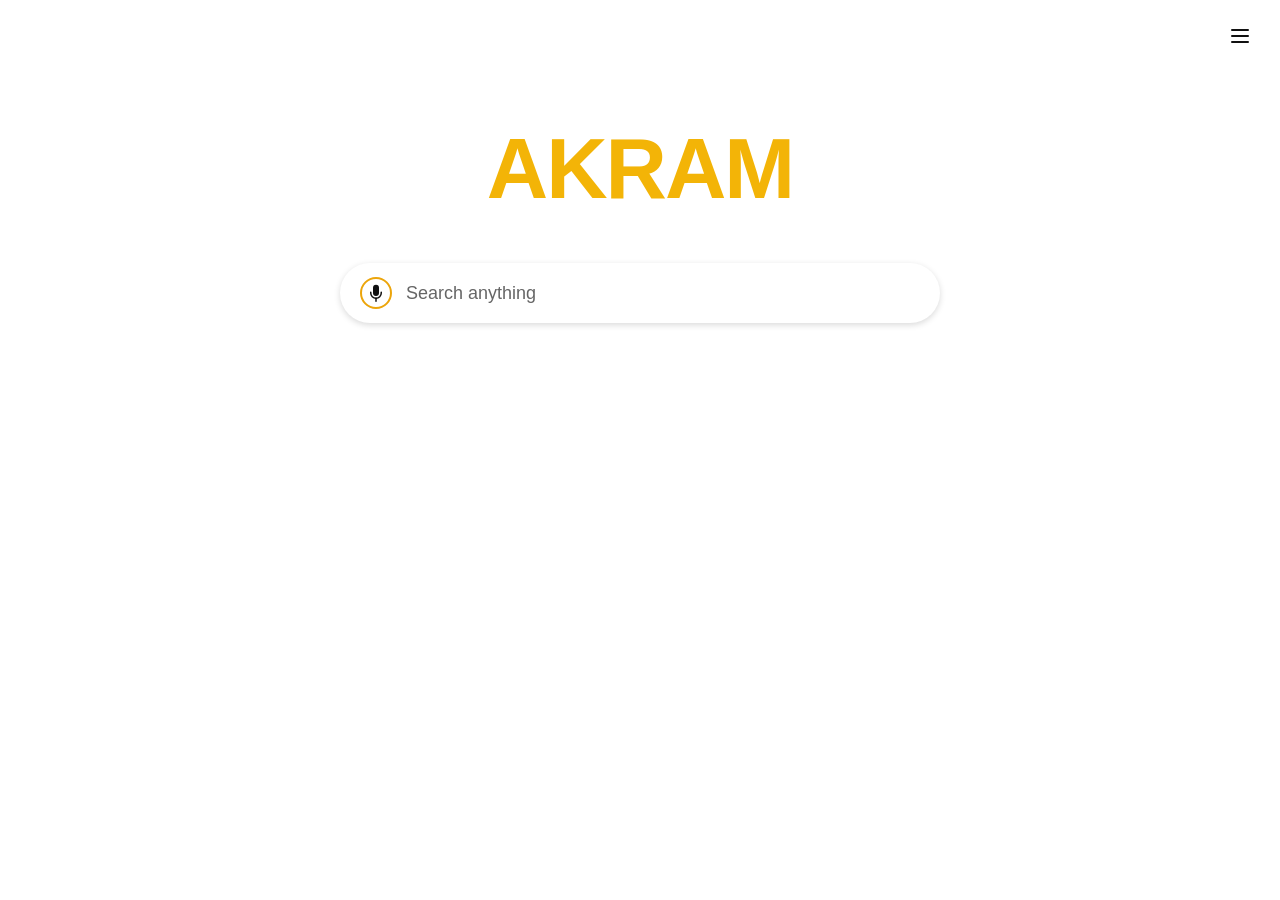
<file: index.html>
<!DOCTYPE html>
<html lang="en">

<head>
    <meta charset="UTF-8">
    <meta name="viewport" content="width=device-width, initial-scale=1.0">

    <link rel="icon" href="browser-192.png" type="image/png">

    <link rel="manifest" href="browser-manifest.json">
    <meta name="theme-color" content="#f3b407">
    <link rel="apple-touch-icon" href="browser-192.png">

    <title>Browser</title>

    <meta name="color-scheme" content="light dark">

    <script src="theme.js"></script>

    <link rel="stylesheet" href="style.css">
</head>

<body>
    <div class="top-menu">
        <button class="menu-btn" id="menuBtn" aria-label="Menu">
            <svg width="24" height="24" viewBox="0 0 24 24" fill="none" stroke="currentColor" stroke-width="2"
                stroke-linecap="round" stroke-linejoin="round">
                <line x1="4" y1="12" x2="20" y2="12"></line>
                <line x1="4" y1="6" x2="20" y2="6"></line>
                <line x1="4" y1="18" x2="20" y2="18"></line>
            </svg>
        </button>

        <div class="menu" id="menu">
            <a href="apps.html" class="menu-item">
                <svg width="16" height="16" viewBox="0 0 24 24" fill="none" stroke="currentColor" stroke-width="2"
                    stroke-linecap="round" stroke-linejoin="round">
                    <rect x="3" y="3" width="7" height="7"></rect>
                    <rect x="14" y="3" width="7" height="7"></rect>
                    <rect x="14" y="14" width="7" height="7"></rect>
                    <rect x="3" y="14" width="7" height="7"></rect>
                </svg>
                Apps
            </a>
            <a href="downloads.html" class="menu-item">
                <svg width="16" height="16" viewBox="0 0 24 24" fill="none" stroke="currentColor" stroke-width="2"
                    stroke-linecap="round" stroke-linejoin="round">
                    <rect x="2" y="6" width="20" height="12" rx="2"></rect>
                    <path d="M6 12h4M8 10v4M15 11h.01M18 13h.01" />
                </svg>
                Games
            </a>
            <a href="settings.html" class="menu-item">
                <svg width="16" height="16" viewBox="0 0 24 24" fill="none" stroke="currentColor" stroke-width="2"
                    stroke-linecap="round" stroke-linejoin="round">
                    <circle cx="12" cy="12" r="3"></circle>
                    <path
                        d="M19.4 15a1.65 1.65 0 0 0 .33 1.82l.06.06a2 2 0 1 1-2.83 2.83l-.06-.06a1.65 1.65 0 0 0-1.82-.33 1.65 1.65 0 0 0-1 1.51V21a2 2 0 0 1-4 0v-.09A1.65 1.65 0 0 0 9 19.4a1.65 1.65 0 0 0-1.82.33l-.06.06a2 2 0 1 1-2.83-2.83l.06-.06a1.65 1.65 0 0 0 .33-1.82 1.65 1.65 0 0 0-1.51-1H3a2 2 0 0 1 0-4h.09A1.65 1.65 0 0 0 4.6 9a1.65 1.65 0 0 0-.33-1.82l-.06-.06a2 2 0 1 1 2.83-2.83l.06.06a1.65 1.65 0 0 0 1.82.33H9a1.65 1.65 0 0 0 1-1.51V3a2 2 0 0 1 4 0v.09a1.65 1.65 0 0 0 1 1.51 1.65 1.65 0 0 0 1.82-.33l.06-.06a2 2 0 1 1 2.83 2.83l-.06.06a1.65 1.65 0 0 0-.33 1.82V9a1.65 1.65 0 0 0 1.51 1H21a2 2 0 0 1 0 4h-.09a1.65 1.65 0 0 0-1.51 1z">
                    </path>
                </svg>
                Settings
            </a>
            <a href="history.html" class="menu-item">
                <svg width="16" height="16" viewBox="0 0 24 24" fill="none" stroke="currentColor" stroke-width="2"
                    stroke-linecap="round" stroke-linejoin="round">
                    <circle cx="12" cy="12" r="10"></circle>
                    <polyline points="12 6 12 12 16 14"></polyline>
                </svg>
                History
            </a>
            <a href="https://akramsts.github.io/nd-college/" class="menu-item" target="CollegeTab">
                <svg width="16" height="16" viewBox="0 0 24 24" fill="none" stroke="currentColor" stroke-width="2"
                    stroke-linecap="round" stroke-linejoin="round">
                    <circle cx="12" cy="12" r="10"></circle>
                </svg>
                College
            </a>
            <a href="about.html" class="menu-item">
                <svg width="16" height="16" viewBox="0 0 24 24" fill="none" stroke="currentColor" stroke-width="2"
                    stroke-linecap="round" stroke-linejoin="round">
                    <circle cx="12" cy="12" r="10"></circle>
                    <line x1="12" y1="16" x2="12" y2="12"></line>
                    <line x1="12" y1="8" x2="12.01" y2="8"></line>
                </svg>
                About
            </a>
        </div>
    </div>

    <div class="title">AKRAM</div>

    <div class="search-container">
        <div class="search-box">

            <button class="mic-icon" aria-label="Toggle voice search" title="Voice Search">
                <svg width="18" height="18" viewBox="0 0 24 24" fill="none" stroke="currentColor" stroke-width="2"
                    stroke-linecap="round" stroke-linejoin="round">
                    <path d="M12 2a3 3 0 0 0-3 3v7a3 3 0 0 0 6 0V5a3 3 0 0 0-3-3z" fill="currentColor"></path>
                    <path d="M19 11v1a7 7 0 0 1-14 0v-1"></path>
                    <line x1="12" y1="19" x2="12" y2="23"></line>
                </svg>
            </button>

            <input id="searchInput" type="text" placeholder="Search anything" autocomplete="off" autocorrect="off"
                autocapitalize="off" spellcheck="false" data-lpignore="true" data-1p-ignore="true">

            <button id="clearBtn" type="button" aria-label="Clear search">
                <svg width="20" height="20" viewBox="0 0 24 24" fill="none" stroke="currentColor" stroke-width="2"
                    stroke-linecap="round" stroke-linejoin="round">
                    <line x1="18" y1="6" x2="6" y2="18"></line>
                    <line x1="6" y1="6" x2="18" y2="18"></line>
                </svg>
            </button>
        </div>

        <div id="historyDropdown" class="history-dropdown" role="menu" aria-label="Search history">

        </div>
    </div>

    <script src="script.js"></script>

</body>

</html>
</file>
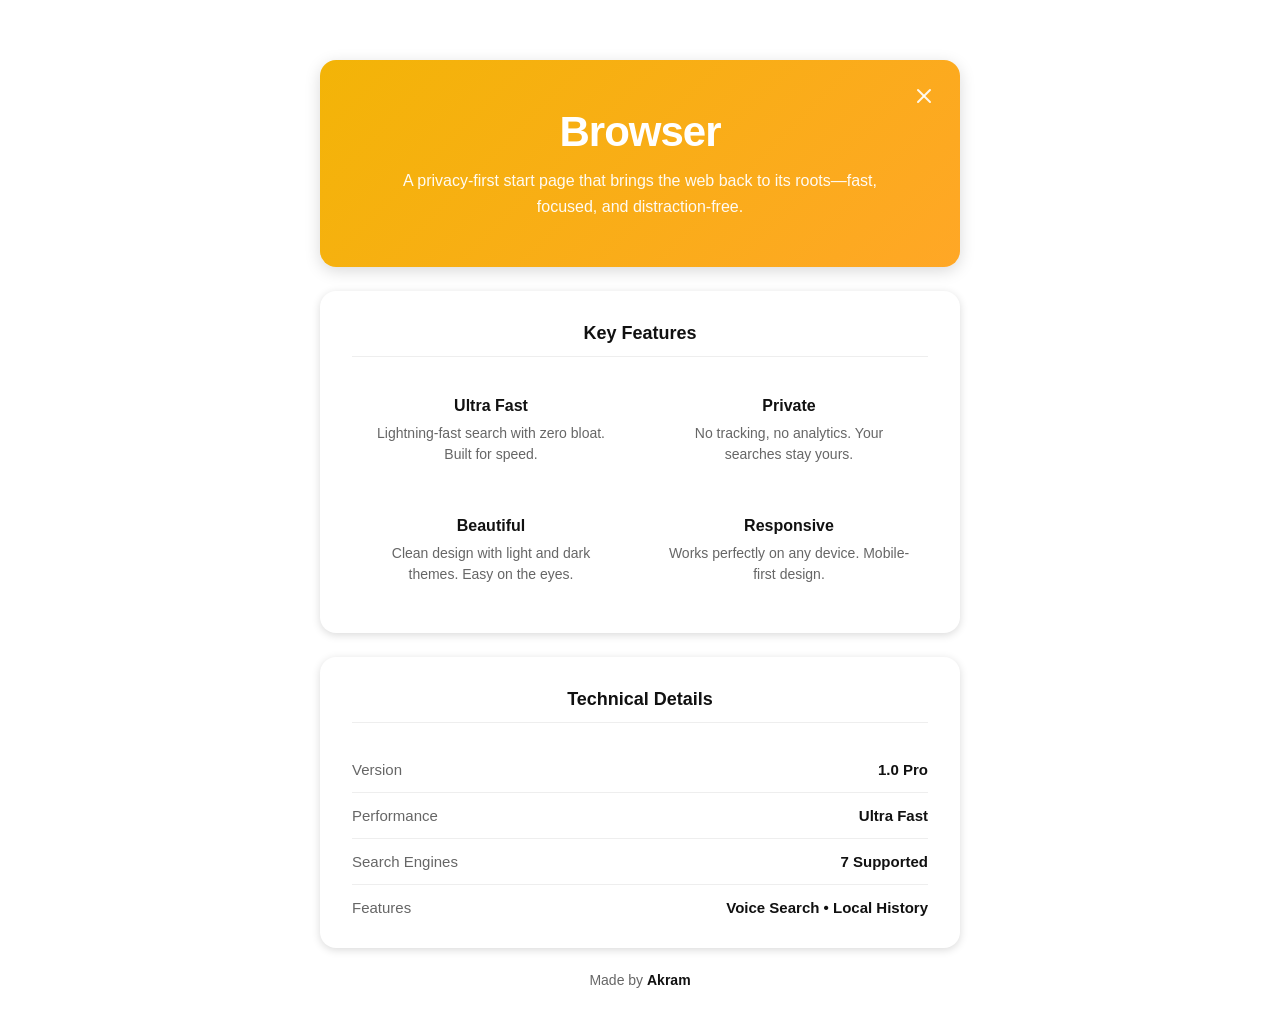
<file: about.html>
<!DOCTYPE html>
<html lang="en">

<head>
    <meta charset="UTF-8">
    <meta name="viewport" content="width=device-width, initial-scale=1.0">

    <link rel="icon" href="browser-192.png" type="image/png">

    <link rel="manifest" href="browser-manifest.json">
    <meta name="theme-color" content="#f3b407">
    <link rel="apple-touch-icon" href="browser-192.png">

    <title>About - Browser</title>

    <meta name="color-scheme" content="light dark">

    <script src="theme.js"></script>

    <link rel="stylesheet" href="pages.css">

    <style>
        * {
            -webkit-tap-highlight-color: transparent;
        }

        .container {
            width: 100%;
            max-width: 640px;
        }

        .content-card {
            background: var(--card-bg);
            border-radius: 16px;
            padding: 32px;
            box-shadow: 0 2px 8px var(--shadow-color);
            margin-bottom: 24px;
        }

        .section-title {
            font-size: 18px;
            font-weight: 600;
            color: var(--text-color);
            margin: 0 0 24px 0;
            text-align: center;
            border-bottom: 1px solid var(--border-color);
            padding-bottom: 12px;
        }

        .features-grid {
            display: grid;
            grid-template-columns: repeat(2, 1fr);
            gap: 20px;
        }

        .feature-item {
            text-align: center;
            padding: 16px;
            border-radius: 12px;
            transition: background 0.2s ease;
        }

        .feature-item:hover {
            background: var(--hover-bg);
        }

        .feature-title {
            font-size: 16px;
            font-weight: 600;
            color: var(--text-color);
            margin: 0 0 8px 0;
        }

        .feature-description {
            font-size: 14px;
            color: var(--text-muted);
            margin: 0;
            line-height: 1.5;
        }

        .details-list {
            display: flex;
            flex-direction: column;
        }

        .detail-row {
            display: flex;
            justify-content: space-between;
            align-items: center;
            padding: 14px 0;
            border-bottom: 1px solid var(--border-color);
        }

        .detail-row:last-child {
            border-bottom: none;
            padding-bottom: 0;
        }

        .detail-label {
            font-size: 15px;
            color: var(--text-muted);
            font-weight: 500;
        }

        .detail-value {
            font-size: 15px;
            font-weight: 600;
            color: var(--text-color);
        }

        .footer-section {
            text-align: center;
            font-size: 14px;
            color: var(--text-muted);
            margin-top: 10px;
            padding-bottom: 20px;
        }

        .footer-author {
            font-weight: 600;
            color: var(--text-color);
        }

        @media (max-width: 600px) {
            .content-card {
                padding: 24px;
            }

            .features-grid {
                grid-template-columns: 1fr;
                gap: 12px;
            }

            .feature-item {
                padding: 12px 0;
            }
        }
    </style>
</head>

<body>
    <main class="container">
        <header class="hero-card">
            <div class="close-btn-wrapper">
                <a href="index.html" class="close-btn" aria-label="Close">
                    <svg width="24" height="24" viewBox="0 0 24 24" fill="none" stroke="currentColor" stroke-width="2"
                        stroke-linecap="round" stroke-linejoin="round">
                        <line x1="18" y1="6" x2="6" y2="18"></line>
                        <line x1="6" y1="6" x2="18" y2="18"></line>
                    </svg>
                </a>
            </div>
            <div class="hero-content">
                <h1 class="hero-title">Browser</h1>
                <p class="hero-subtitle">
                    A privacy-first start page that brings the web back to its roots—fast, focused, and
                    distraction-free.
                </p>
            </div>
        </header>

        <section class="content-card">
            <h2 class="section-title">Key Features</h2>
            <div class="features-grid">
                <div class="feature-item">
                    <h3 class="feature-title">Ultra Fast</h3>
                    <p class="feature-description">Lightning-fast search with zero bloat. Built for speed.</p>
                </div>
                <div class="feature-item">
                    <h3 class="feature-title">Private</h3>
                    <p class="feature-description">No tracking, no analytics. Your searches stay yours.</p>
                </div>
                <div class="feature-item">
                    <h3 class="feature-title">Beautiful</h3>
                    <p class="feature-description">Clean design with light and dark themes. Easy on the eyes.</p>
                </div>
                <div class="feature-item">
                    <h3 class="feature-title">Responsive</h3>
                    <p class="feature-description">Works perfectly on any device. Mobile-first design.</p>
                </div>
            </div>
        </section>

        <section class="content-card">
            <h2 class="section-title">Technical Details</h2>
            <div class="details-list">
                <div class="detail-row">
                    <span class="detail-label">Version</span>
                    <span class="detail-value">1.0 Pro</span>
                </div>
                <div class="detail-row">
                    <span class="detail-label">Performance</span>
                    <span class="detail-value">Ultra Fast</span>
                </div>
                <div class="detail-row">
                    <span class="detail-label">Search Engines</span>
                    <span class="detail-value">7 Supported</span>
                </div>
                <div class="detail-row">
                    <span class="detail-label">Features</span>
                    <span class="detail-value">Voice Search • Local History</span>
                </div>
            </div>
        </section>

        <footer class="footer-section">
            Made by <span class="footer-author">Akram</span>
        </footer>
    </main>
</body>

</html>
</file>
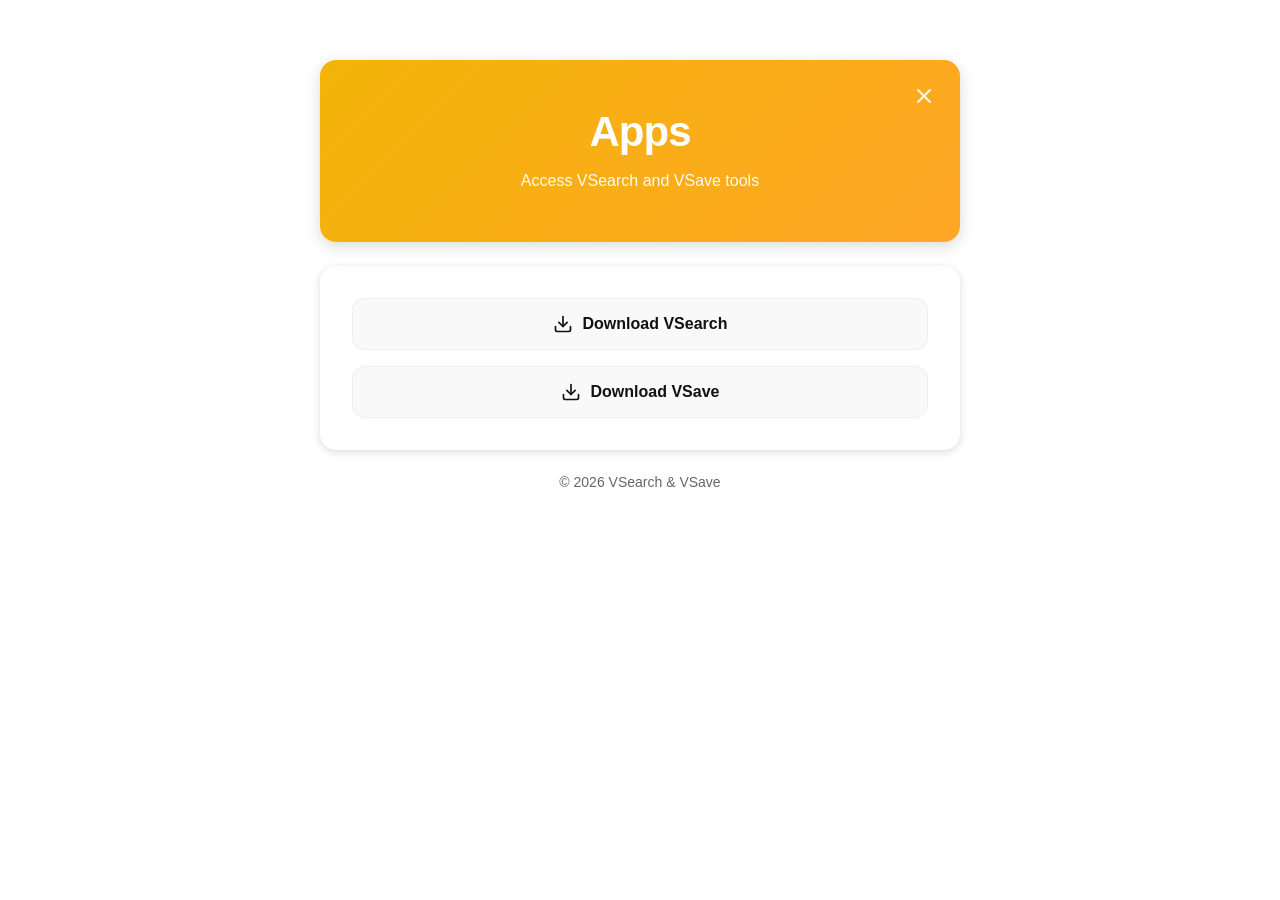
<file: apps.html>
<!DOCTYPE html>
<html lang="en">

<head>
    <meta charset="UTF-8" />

    <link rel="icon" href="browser-192.png" type="image/png">

    <link rel="manifest" href="browser-manifest.json">
    <meta name="theme-color" content="#f3b407">
    <link rel="apple-touch-icon" href="browser-192.png">

    <title>Browser - Apps</title>

    <meta name="viewport" content="width=device-width, initial-scale=1.0" />

    <meta name="color-scheme" content="light dark">

    <script src="theme.js"></script>

    <link rel="stylesheet" href="pages.css">

    <style>
        * {
            -webkit-tap-highlight-color: transparent;
        }

        .container {
            width: 100%;
            max-width: 640px;
        }

        .content-card {
            background: var(--card-bg);
            border-radius: 16px;
            padding: 32px;
            box-shadow: 0 2px 8px var(--shadow-color);
            margin-bottom: 24px;
            text-align: center;
        }

        .action-btn {
            display: flex;
            align-items: center;
            justify-content: center;
            gap: 10px;
            width: 100%;
            padding: 14px 20px;
            margin-bottom: 16px;
            border-radius: 12px;
            background-color: var(--btn-bg);
            color: var(--text-color);
            text-decoration: none;
            font-size: 16px;
            font-weight: 600;
            border: 1px solid var(--border-color);
            transition: border-color 0.2s ease, background-color 0.2s ease, box-shadow 0.2s ease;
            min-height: 52px;
            cursor: pointer;
        }

        .action-btn:last-child {
            margin-bottom: 0;
        }

        .action-btn:hover {
            background-color: var(--btn-hover);
            border-color: var(--accent-color);
        }

        dialog.modal-card {
            background: var(--card-bg);
            color: var(--text-color);
            border: none;
            border-radius: 16px;
            width: calc(100% - 40px);
            max-width: 340px;
            padding: 0;
            box-shadow: 0 10px 40px var(--shadow-color);
        }

        dialog.modal-card::backdrop {
            background: rgba(0, 0, 0, 0.5);
        }

        .modal-content {
            padding: 30px 24px 24px;
            text-align: center;
        }

        .modal-title {
            font-size: 20px;
            font-weight: 600;
            color: var(--text-color);
            margin: 0 0 10px 0;
        }

        .modal-text {
            font-size: 15px;
            color: var(--text-muted);
            margin: 0 0 24px 0;
            line-height: 1.5;
        }

        .modal-actions {
            display: flex;
            justify-content: center;
            gap: 12px;
        }

        .modal-btn {
            padding: 10px 24px;
            border-radius: 8px;
            font-size: 15px;
            font-weight: 600;
            cursor: pointer;
            border: none;
            outline: none;
            transition: background 0.15s, box-shadow 0.15s;
            flex: 1;
        }

        .modal-btn-cancel {
            background: rgba(150, 150, 150, 0.1);
            color: var(--text-color);
        }

        .modal-btn-cancel:hover {
            background: rgba(150, 150, 150, 0.2);
        }

        .modal-btn-confirm {
            background: linear-gradient(135deg, var(--accent-color) 0%, #ff9800 100%);
            color: #ffffff;
        }

        .modal-btn-confirm:hover {
            box-shadow: 0 4px 12px rgba(243, 180, 7, 0.4);
        }

        .modal-close-btn {
            position: absolute;
            top: 12px;
            right: 12px;
            background: transparent;
            border: none;
            color: var(--text-muted);
            cursor: pointer;
            width: 32px;
            height: 32px;
            border-radius: 50%;
            display: flex;
            align-items: center;
            justify-content: center;
            transition: background 0.2s;
        }

        .modal-close-btn:hover {
            background: rgba(150, 150, 150, 0.1);
            color: var(--text-color);
        }

        .footer-section {
            text-align: center;
            font-size: 14px;
            color: var(--text-muted);
            margin-top: 10px;
        }

        @media (max-width: 600px) {
            .content-card {
                padding: 24px;
            }
        }
    </style>
</head>

<body>
    <main class="container">
        <header class="hero-card">
            <div class="close-btn-wrapper">
                <a href="index.html" class="close-btn" aria-label="Close">
                    <svg width="24" height="24" viewBox="0 0 24 24" fill="none" stroke="currentColor" stroke-width="2"
                        stroke-linecap="round" stroke-linejoin="round">
                        <line x1="18" y1="6" x2="6" y2="18"></line>
                        <line x1="6" y1="6" x2="18" y2="18"></line>
                    </svg>
                </a>
            </div>
            <div class="hero-content">
                <h1 class="hero-title">Apps</h1>
                <p class="hero-subtitle">Access VSearch and VSave tools</p>
            </div>
        </header>

        <section class="content-card">
            <a href="https://github.com/akramsts/vsearch/releases/download/1.0/VSearch.apk"
                class="action-btn download-link" data-appname="VSearch">
                <svg width="20" height="20" viewBox="0 0 24 24" fill="none" stroke="currentColor" stroke-width="2"
                    stroke-linecap="round" stroke-linejoin="round">
                    <path d="M21 15v4a2 2 0 0 1-2 2H5a2 2 0 0 1-2-2v-4"></path>
                    <polyline points="7 10 12 15 17 10"></polyline>
                    <line x1="12" y1="15" x2="12" y2="3"></line>
                </svg>
                Download VSearch
            </a>

            <a href="https://github.com/akramsts/vsave/releases/download/1.0/VSave.apk" class="action-btn download-link"
                data-appname="VSave">
                <svg width="20" height="20" viewBox="0 0 24 24" fill="none" stroke="currentColor" stroke-width="2"
                    stroke-linecap="round" stroke-linejoin="round">
                    <path d="M21 15v4a2 2 0 0 1-2 2H5a2 2 0 0 1-2-2v-4"></path>
                    <polyline points="7 10 12 15 17 10"></polyline>
                    <line x1="12" y1="15" x2="12" y2="3"></line>
                </svg>
                Download VSave
            </a>
        </section>

        <footer class="footer-section">
            © 2026 VSearch & VSave
        </footer>
    </main>

    <dialog id="confirmModal" class="modal-card">
        <div class="modal-content">
            <h3 class="modal-title">Confirm Download</h3>
            <p class="modal-text" id="modalMessage">Do you want to download this file?</p>
            <div class="modal-actions">
                <button class="modal-btn modal-btn-cancel" id="modalCancelBtn">Cancel</button>
                <button class="modal-btn modal-btn-confirm" id="modalConfirmBtn">OK</button>
            </div>
        </div>
    </dialog>

    <script>
        const modal = document.getElementById('confirmModal');
        const cancelBtn = document.getElementById('modalCancelBtn');
        const confirmBtn = document.getElementById('modalConfirmBtn');
        const modalMessage = document.getElementById('modalMessage');
        const downloadLinks = document.querySelectorAll('.download-link');

        let currentDownloadUrl = "";

        downloadLinks.forEach(link => {
            link.addEventListener('click', function (e) {
                e.preventDefault();
                currentDownloadUrl = this.getAttribute('href');
                const appName = this.getAttribute('data-appname');

                modalMessage.innerHTML = `Do you want to download <b>${appName}</b>?`;
                modal.showModal();
            });
        });

        confirmBtn.addEventListener('click', () => {
            if (currentDownloadUrl) {
                if (currentDownloadUrl.endsWith('.html')) {
                    window.location.href = currentDownloadUrl;
                } else {
                    window.open(currentDownloadUrl, 'DownloadTab');
                }
            }
            modal.close();
        });

        cancelBtn.addEventListener('click', () => {
            modal.close();
        });

        modal.addEventListener('click', (e) => {
            if (e.target === modal) {
                modal.close();
            }
        });
    </script>
</body>

</html>
</file>
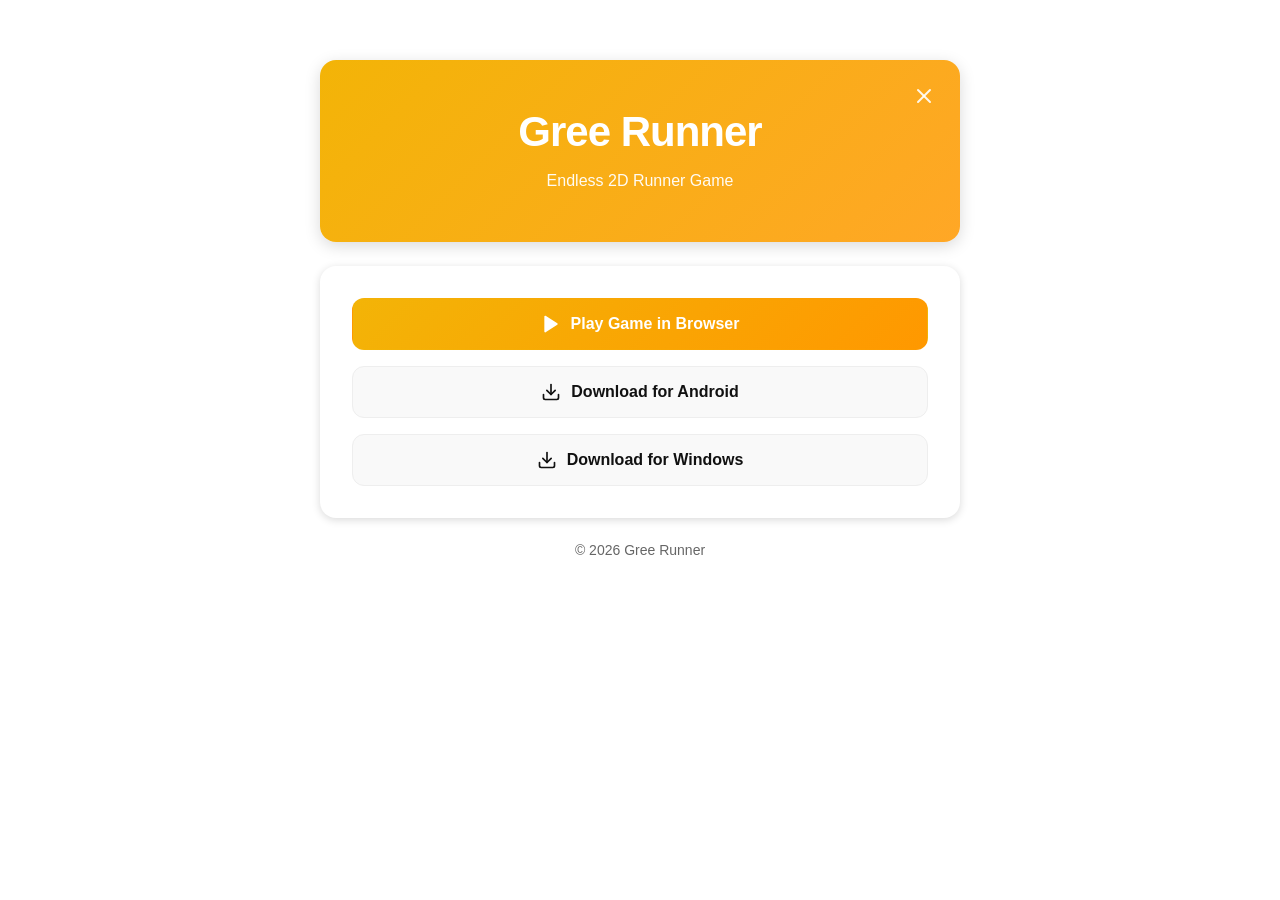
<file: downloads.html>
<!DOCTYPE html>
<html lang="en">

<head>
    <meta charset="UTF-8" />

    <link rel="icon" href="browser-192.png" type="image/png">

    <link rel="manifest" href="browser-manifest.json">
    <meta name="theme-color" content="#f3b407">
    <link rel="apple-touch-icon" href="browser-192.png">

    <title>Gree Runner - Download</title>

    <meta name="viewport" content="width=device-width, initial-scale=1.0" />

    <meta name="color-scheme" content="light dark">

    <script src="theme.js"></script>

    <link rel="stylesheet" href="pages.css">

    <style>
        * {
            -webkit-tap-highlight-color: transparent;
        }

        .container {
            width: 100%;
            max-width: 640px;
        }

        .content-card {
            background: var(--card-bg);
            border-radius: 16px;
            padding: 32px;
            box-shadow: 0 2px 8px var(--shadow-color);
            margin-bottom: 24px;
            text-align: center;
        }

        .action-btn {
            display: flex;
            align-items: center;
            justify-content: center;
            gap: 10px;
            width: 100%;
            padding: 14px 20px;
            margin-bottom: 16px;
            border-radius: 12px;
            background-color: var(--btn-bg);
            color: var(--text-color);
            text-decoration: none;
            font-size: 16px;
            font-weight: 600;
            border: 1px solid var(--border-color);
            transition: border-color 0.2s ease, background-color 0.2s ease, box-shadow 0.2s ease;
            min-height: 52px;
            cursor: pointer;
        }

        .action-btn:last-child {
            margin-bottom: 0;
        }

        .action-btn:hover {
            background-color: var(--btn-hover);
            border-color: var(--accent-color);
        }

        .action-btn.play-btn {
            background: linear-gradient(135deg, var(--accent-color) 0%, #ff9800 100%);
            color: #ffffff;
            border: 1px solid transparent;
        }

        html.dark-mode .action-btn.play-btn,
        body.dark-mode .action-btn.play-btn {
            background: linear-gradient(135deg, var(--accent-color) 0%, #ff9800 100%);
        }

        .action-btn.play-btn:hover {
            box-shadow: 0 6px 16px rgba(243, 180, 7, 0.4);
        }

        dialog.modal-card {
            background: var(--card-bg);
            color: var(--text-color);
            border: none;
            border-radius: 16px;
            width: calc(100% - 40px);
            max-width: 340px;
            padding: 0;
            box-shadow: 0 10px 40px var(--shadow-color);
        }

        dialog.modal-card::backdrop {
            background: rgba(0, 0, 0, 0.5);
        }

        .modal-content {
            padding: 30px 24px 24px;
            text-align: center;
        }

        .modal-title {
            font-size: 20px;
            font-weight: 600;
            color: var(--text-color);
            margin: 0 0 10px 0;
        }

        .modal-text {
            font-size: 15px;
            color: var(--text-muted);
            margin: 0 0 24px 0;
            line-height: 1.5;
        }

        .modal-actions {
            display: flex;
            justify-content: center;
            gap: 12px;
        }

        .modal-btn {
            padding: 10px 24px;
            border-radius: 8px;
            font-size: 15px;
            font-weight: 600;
            cursor: pointer;
            border: none;
            outline: none;
            transition: background 0.15s, box-shadow 0.15s;
            flex: 1;
        }

        .modal-btn-cancel {
            background: rgba(150, 150, 150, 0.1);
            color: var(--text-color);
        }

        .modal-btn-cancel:hover {
            background: rgba(150, 150, 150, 0.2);
        }

        .modal-btn-confirm {
            background: linear-gradient(135deg, var(--accent-color) 0%, #ff9800 100%);
            color: #ffffff;
        }

        .modal-btn-confirm:hover {
            box-shadow: 0 4px 12px rgba(243, 180, 7, 0.4);
        }

        .modal-close-btn {
            position: absolute;
            top: 12px;
            right: 12px;
            background: transparent;
            border: none;
            color: var(--text-muted);
            cursor: pointer;
            width: 32px;
            height: 32px;
            border-radius: 50%;
            display: flex;
            align-items: center;
            justify-content: center;
            transition: background 0.2s;
        }

        .modal-close-btn:hover {
            background: rgba(150, 150, 150, 0.1);
            color: var(--text-color);
        }

        .footer-section {
            text-align: center;
            font-size: 14px;
            color: var(--text-muted);
            margin-top: 10px;
        }

        @media (max-width: 600px) {
            .content-card {
                padding: 24px;
            }
        }
    </style>
</head>

<body>
    <main class="container">
        <header class="hero-card">
            <div class="close-btn-wrapper">
                <a href="index.html" class="close-btn" aria-label="Close">
                    <svg width="24" height="24" viewBox="0 0 24 24" fill="none" stroke="currentColor" stroke-width="2"
                        stroke-linecap="round" stroke-linejoin="round">
                        <line x1="18" y1="6" x2="6" y2="18"></line>
                        <line x1="6" y1="6" x2="18" y2="18"></line>
                    </svg>
                </a>
            </div>
            <div class="hero-content">
                <h1 class="hero-title">Gree Runner</h1>
                <p class="hero-subtitle">Endless 2D Runner Game</p>
            </div>
        </header>

        <section class="content-card">
            <a href="https://akramsts.github.io/web-game/" target="GreeWebTab" class="action-btn play-btn popup-trigger"
                data-title="Play Game" data-message="Do you want to start <b>Gree Runner</b> now?">
                <svg width="20" height="20" viewBox="0 0 24 24" fill="currentColor" stroke="currentColor"
                    stroke-width="2" stroke-linecap="round" stroke-linejoin="round">
                    <polygon points="5 3 19 12 5 21 5 3"></polygon>
                </svg>
                Play Game in Browser
            </a>

            <a href="https://github.com/akramsts/android-game/releases/download/1.0/GreeRunner-Android.apk" target="DownloadTab"
                class="action-btn popup-trigger" data-title="Confirm Download"
                data-message="Do you want to download <b>Gree Runner for Android</b>?">
                <svg width="20" height="20" viewBox="0 0 24 24" fill="none" stroke="currentColor" stroke-width="2"
                    stroke-linecap="round" stroke-linejoin="round">
                    <path d="M21 15v4a2 2 0 0 1-2 2H5a2 2 0 0 1-2-2v-4"></path>
                    <polyline points="7 10 12 15 17 10"></polyline>
                    <line x1="12" y1="15" x2="12" y2="3"></line>
                </svg>
                Download for Android
            </a>

            <a href="https://github.com/akramsts/pc-game/releases/download/1.0/GreeRunner-Setup.exe" target="DownloadTab"
                class="action-btn popup-trigger" data-title="Confirm Download"
                data-message="Do you want to download <b>Gree Runner for Windows</b>?">
                <svg width="20" height="20" viewBox="0 0 24 24" fill="none" stroke="currentColor" stroke-width="2"
                    stroke-linecap="round" stroke-linejoin="round">
                    <path d="M21 15v4a2 2 0 0 1-2 2H5a2 2 0 0 1-2-2v-4"></path>
                    <polyline points="7 10 12 15 17 10"></polyline>
                    <line x1="12" y1="15" x2="12" y2="3"></line>
                </svg>
                Download for Windows
            </a>
        </section>

        <footer class="footer-section">
            © 2026 Gree Runner
        </footer>
    </main>

    <dialog id="confirmModal" class="modal-card">
        <div class="modal-content">
            <h3 class="modal-title">Confirm Download</h3>
            <p class="modal-text" id="modalMessage">Do you want to download this file?</p>
            <div class="modal-actions">
                <button class="modal-btn modal-btn-cancel" id="modalCancelBtn">Cancel</button>
                <button class="modal-btn modal-btn-confirm" id="modalConfirmBtn">OK</button>
            </div>
        </div>
    </dialog>

    <script>
        const modal = document.getElementById('confirmModal');
        const cancelBtn = document.getElementById('modalCancelBtn');
        const confirmBtn = document.getElementById('modalConfirmBtn');
        const modalTitle = document.querySelector('.modal-title');
        const modalMessage = document.getElementById('modalMessage');

        const popupTriggers = document.querySelectorAll('.popup-trigger');

        let currentActionUrl = "";
        let currentTarget = "";

        popupTriggers.forEach(trigger => {
            trigger.addEventListener('click', function (e) {
                e.preventDefault();
                currentActionUrl = this.getAttribute('href');
                currentTarget = this.getAttribute('target');

                modalTitle.textContent = this.getAttribute('data-title');
                modalMessage.innerHTML = this.getAttribute('data-message');

                modal.showModal();
            });
        });

        confirmBtn.addEventListener('click', () => {
            if (currentActionUrl) {
                if (currentActionUrl.endsWith('.html')) {
                    window.location.href = currentActionUrl;
                } else {
                    window.open(currentActionUrl, currentTarget);
                }
            }
            modal.close();
        });

        cancelBtn.addEventListener('click', () => {
            modal.close();
        });

        modal.addEventListener('click', (e) => {
            if (e.target === modal) {
                modal.close();
            }
        });
    </script>
</body>

</html>
</file>
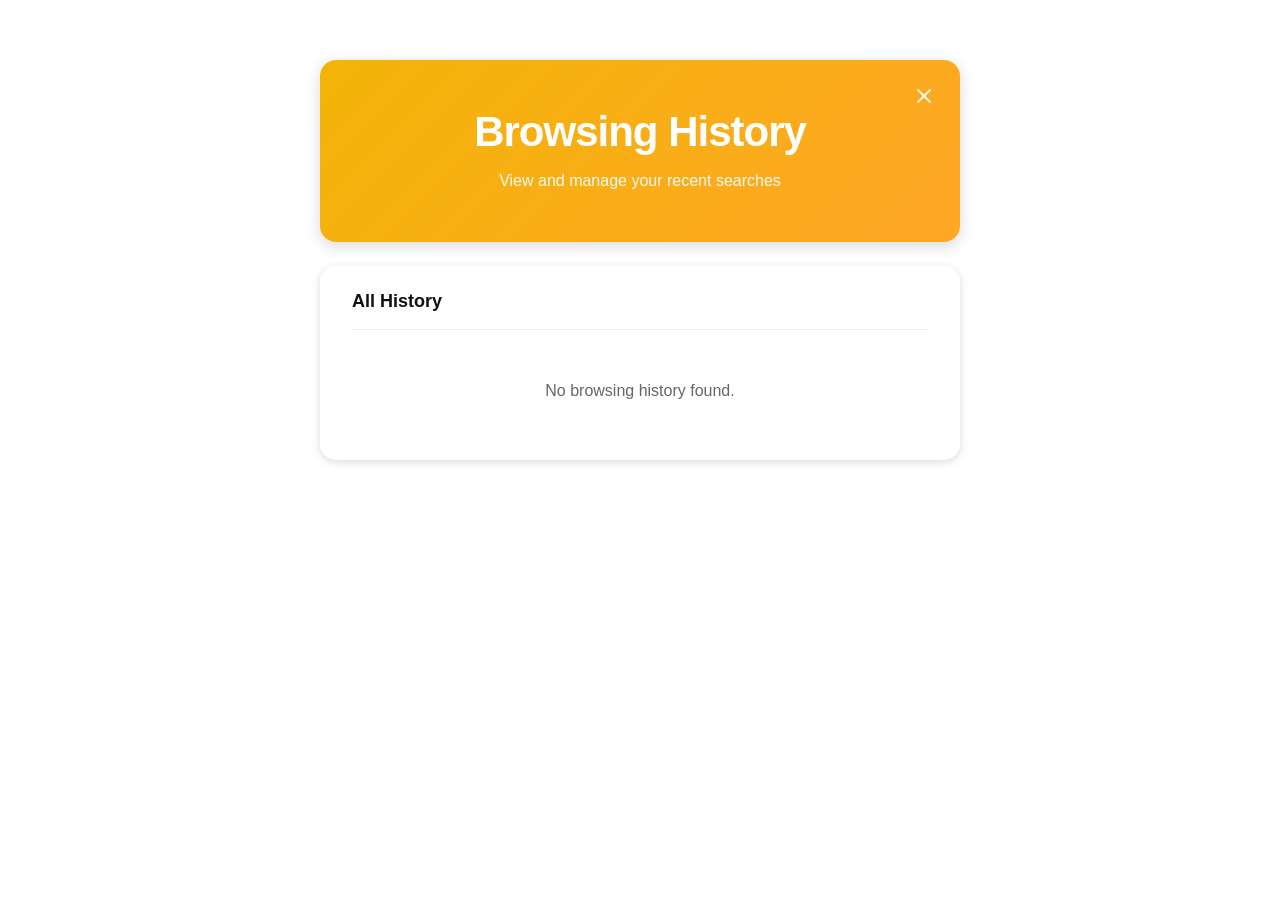
<file: history.html>
<!DOCTYPE html>
<html lang="en">

<head>
    <meta charset="UTF-8">
    <meta name="viewport" content="width=device-width, initial-scale=1.0">

    <link rel="icon" href="browser-192.png" type="image/png">

    <link rel="manifest" href="browser-manifest.json">
    <meta name="theme-color" content="#f3b407">
    <link rel="apple-touch-icon" href="browser-192.png">

    <title>History - Browser</title>

    <meta name="color-scheme" content="light dark">

    <script src="theme.js"></script>
    <link rel="stylesheet" href="pages.css">

    <style>
        * {
            -webkit-tap-highlight-color: transparent;
        }

        .container {
            width: 100%;
            max-width: 640px;
        }

        .content-card {
            background: var(--card-bg);
            border-radius: 16px;
            padding: 24px 32px;
            box-shadow: 0 2px 8px var(--shadow-color);
            margin-bottom: 24px;
        }

        .header-actions {
            display: flex;
            flex-wrap: wrap;
            justify-content: space-between;
            align-items: center;
            margin-bottom: 16px;
            border-bottom: 1px solid var(--border-color);
            padding-bottom: 16px;
            gap: 12px;
            position: relative;
            min-height: 40px;
        }

        .section-title {
            font-size: 18px;
            font-weight: 600;
            color: var(--text-color);
            margin: 0;
            flex-shrink: 0;
            max-width: 200px;
            transition: transform 0.3s cubic-bezier(0.4, 0, 0.2, 1),
                opacity 0.3s cubic-bezier(0.4, 0, 0.2, 1),
                max-width 0.3s cubic-bezier(0.4, 0, 0.2, 1),
                margin 0.3s cubic-bezier(0.4, 0, 0.2, 1),
                padding 0.3s cubic-bezier(0.4, 0, 0.2, 1);
        }

        .clear-all-text-btn {
            background: rgba(255, 71, 87, 0.1);
            color: #ff4757;
            border: none;
            padding: 8px 16px;
            border-radius: 8px;
            font-size: 14px;
            font-weight: 600;
            cursor: pointer;
            min-height: 40px;
            outline: none;
            flex-shrink: 0;
            width: 110px;
            box-sizing: border-box;
            transition: background 0.2s ease,
                transform 0.3s cubic-bezier(0.4, 0, 0.2, 1),
                opacity 0.3s cubic-bezier(0.4, 0, 0.2, 1);
        }

        .clear-all-text-btn:hover {
            background: rgba(255, 71, 87, 0.2);
        }

        .hide-element {
            opacity: 0 !important;
            transform: scale(0.6) !important;
            pointer-events: none;
        }

        .history-search-box {
            display: flex;
            align-items: center;
            background: rgba(150, 150, 150, 0.1);
            border-radius: 20px;
            height: 40px;
            position: absolute;
            top: 0;
            right: 122px;
            width: 40px;
            z-index: 10;
            transition: width 0.3s cubic-bezier(0.4, 0, 0.2, 1),
                right 0.3s cubic-bezier(0.4, 0, 0.2, 1),
                background 0.3s ease,
                box-shadow 0.3s;
            overflow: hidden;
            cursor: pointer;
        }

        .history-search-box.expanded {
            right: 0 !important;
            width: 100% !important;
            box-shadow: inset 0 0 0 1px var(--border-color);
            background: transparent;
            cursor: text;
        }

        .history-search-box:not(.expanded):hover {
            background: rgba(150, 150, 150, 0.18);
        }

        .search-icon {
            width: 18px;
            height: 18px;
            color: var(--text-muted);
            position: absolute;
            left: 11px;
            transition: color 0.3s;
            pointer-events: none;
            flex-shrink: 0;
        }

        .history-search-box.expanded .search-icon {
            color: var(--text-color);
        }

        #historySearchInput {
            border: none;
            background: transparent;
            color: var(--text-color);
            font-size: 15px;
            font-family: inherit;
            width: 100%;
            height: 100%;
            padding-left: 38px;
            padding-right: 32px;
            outline: none;
            opacity: 0;
            pointer-events: none;
            transition: opacity 0.2s ease;
        }

        .history-search-box.expanded #historySearchInput {
            opacity: 1;
            pointer-events: auto;
            transition: opacity 0.3s ease 0.1s;
        }

        #historySearchInput::placeholder {
            color: var(--text-muted);
            opacity: 0.7;
        }

        .clear-search-btn {
            position: absolute;
            right: 4px;
            background: transparent;
            border: none;
            color: var(--text-muted);
            width: 32px;
            height: 32px;
            border-radius: 50%;
            display: flex;
            align-items: center;
            justify-content: center;
            cursor: pointer;
            opacity: 0;
            pointer-events: none;
            transform: scale(0.8);
            transition: opacity 0.2s, transform 0.2s, background 0.2s;
        }

        .clear-search-btn svg {
            width: 16px;
            height: 16px;
        }

        .clear-search-btn.show {
            opacity: 1;
            pointer-events: auto;
            transform: scale(1);
        }

        .clear-search-btn:hover {
            background: rgba(150, 150, 150, 0.2);
            color: var(--text-color);
        }

        .history-list {
            display: flex;
            flex-direction: column;
        }

        .history-list-item {
            display: flex;
            align-items: center;
            padding: 12px 16px;
            margin: 0;
            border-radius: 12px;
            position: relative;
            transition: background 0.15s ease;
            cursor: pointer;
        }

        .history-list-item:hover {
            background: var(--hover-bg);
        }

        .history-time {
            font-variant-numeric: tabular-nums;
            font-weight: 500;
        }

        .history-icon-wrapper {
            width: 36px;
            height: 36px;
            background: rgba(150, 150, 150, 0.1);
            border-radius: 50%;
            display: flex;
            align-items: center;
            justify-content: center;
            color: var(--text-muted);
            flex-shrink: 0;
        }

        .history-content {
            flex: 1;
            display: flex;
            align-items: center;
            gap: 16px;
            min-width: 0;
            outline: none;
        }

        .history-text-group {
            flex: 1;
            overflow: hidden;
            display: flex;
            flex-direction: column;
            min-width: 0;
        }

        .history-query {
            font-size: 15px;
            color: var(--text-color);
            font-weight: 500;
            margin-bottom: 4px;
            white-space: nowrap;
            overflow: hidden;
            text-overflow: ellipsis;
            outline: none;
        }

        .history-subtext {
            font-size: 12px;
            color: var(--text-muted);
            margin-top: 2px;
            white-space: nowrap;
            overflow: hidden;
            text-overflow: ellipsis;
        }

        .history-delete-btn {
            background: transparent;
            border: none;
            color: var(--text-muted);
            cursor: pointer;
            transition: color 0.15s ease, background 0.15s;
            padding: 0;
            margin: 0;
            display: flex;
            align-items: center;
            justify-content: center;
            width: 32px;
            height: 32px;
            border-radius: 50%;
            outline: none;
            margin-left: 12px;
        }

        .history-delete-btn:hover {
            color: #ff4757;
            background: rgba(255, 71, 87, 0.1);
        }

        .history-delete-btn:active {
            background: rgba(255, 71, 87, 0.2);
        }

        html.dark-mode .history-delete-btn:hover,
        body.dark-mode .history-delete-btn:hover {
            background: rgba(255, 71, 87, 0.15);
        }

        .history-date-header {
            display: flex;
            justify-content: center;
            align-items: center;
            padding: 10px 16px;
            background: rgba(150, 150, 150, 0.08);
            border-radius: 8px;
            margin: 16px 0 8px 0;
        }

        .history-date-header:first-child {
            margin-top: 4px;
        }

        .date-label {
            font-size: 14px;
            font-weight: 600;
            color: var(--text-color);
            text-transform: uppercase;
            letter-spacing: 0.5px;
        }

        .no-results-msg {
            text-align: center;
            padding: 40px 20px;
            color: var(--text-muted);
            font-size: 15px;
        }

        dialog.modal-card {
            background: var(--card-bg);
            color: var(--text-color);
            border: none;
            border-radius: 16px;
            width: calc(100% - 40px);
            max-width: 340px;
            padding: 0;
            box-shadow: 0 10px 40px var(--shadow-color);
        }

        dialog.modal-card::backdrop {
            background: rgba(0, 0, 0, 0.5);
        }

        .modal-content {
            padding: 30px 24px 24px;
            text-align: center;
        }

        .modal-title {
            font-size: 20px;
            font-weight: 600;
            color: var(--text-color);
            margin: 0 0 10px 0;
        }

        .modal-text {
            font-size: 15px;
            color: var(--text-muted);
            margin: 0 0 24px 0;
            line-height: 1.5;
        }

        .modal-actions {
            display: flex;
            justify-content: center;
            gap: 12px;
        }

        .modal-btn {
            padding: 10px 24px;
            border-radius: 8px;
            font-size: 15px;
            font-weight: 600;
            cursor: pointer;
            border: none;
            outline: none;
            transition: background 0.15s, box-shadow 0.15s;
            flex: 1;
        }

        .modal-btn-cancel {
            background: rgba(150, 150, 150, 0.1);
            color: var(--text-color);
        }

        .modal-btn-cancel:hover {
            background: rgba(150, 150, 150, 0.2);
        }

        .modal-btn-delete {
            background: rgba(255, 71, 87, 0.1);
            color: #ff4757;
        }

        .modal-btn-delete:hover {
            background: rgba(255, 71, 87, 0.2);
        }

        @media (max-width: 600px) {
            .content-card {
                padding: 20px;
            }
        }
    </style>
</head>

<body>
    <div class="container">
        <div class="hero-card">
            <div class="close-btn-wrapper">
                <a href="index.html" class="close-btn" aria-label="Close">
                    <svg width="24" height="24" viewBox="0 0 24 24" fill="none" stroke="currentColor" stroke-width="2"
                        stroke-linecap="round" stroke-linejoin="round">
                        <line x1="18" y1="6" x2="6" y2="18"></line>
                        <line x1="6" y1="6" x2="18" y2="18"></line>
                    </svg>
                </a>
            </div>
            <div class="hero-content">
                <h1 class="hero-title">Browsing History</h1>
                <p class="hero-subtitle">View and manage your recent searches</p>
            </div>
        </div>

        <section class="content-card">
            <div class="header-actions">
                <h2 class="section-title">All History</h2>
                <div class="history-search-box" id="historySearchBox">
                    <svg class="search-icon" viewBox="0 0 24 24" fill="none" stroke="currentColor" stroke-width="2"
                        stroke-linecap="round" stroke-linejoin="round">
                        <circle cx="11" cy="11" r="8"></circle>
                        <line x1="21" y1="21" x2="16.65" y2="16.65"></line>
                    </svg>
                    <input type="text" id="historySearchInput" placeholder="Search..." autocomplete="off">
                    <button class="clear-search-btn" id="clearSearchBtn" aria-label="Clear search">
                        <svg viewBox="0 0 24 24" fill="none" stroke="currentColor" stroke-width="2"
                            stroke-linecap="round" stroke-linejoin="round">
                            <line x1="18" y1="6" x2="6" y2="18"></line>
                            <line x1="6" y1="6" x2="18" y2="18"></line>
                        </svg>
                    </button>
                </div>
                <button id="clearAllHistoryBtn" class="clear-all-text-btn">Delete All</button>
            </div>

            <div id="historyList" class="history-list"></div>
        </section>
    </div>

    <dialog id="confirmModal" class="modal-card">
        <div class="modal-content">
            <h3 class="modal-title">Clear History</h3>
            <p class="modal-text">Are you sure you want to clear your entire browsing history?</p>
            <div class="modal-actions">
                <button id="confirmModalCancel" class="modal-btn modal-btn-cancel">Cancel</button>
                <button id="confirmModalDelete" class="modal-btn modal-btn-delete">Delete All</button>
            </div>
        </div>
    </dialog>

    <script>
        const storage = {
            get: (key) => {
                try { return localStorage.getItem(key); }
                catch (e) { console.error('localStorage error:', e); return null; }
            },
            set: (key, value) => {
                try { localStorage.setItem(key, value); }
                catch (e) { console.error('localStorage error:', e); }
            },
            remove: (key) => {
                try { localStorage.removeItem(key); }
                catch (e) { console.error('localStorage error:', e); }
            }
        };

        const historyListContainer = document.getElementById('historyList');
        const clearAllHistoryBtn = document.getElementById('clearAllHistoryBtn');
        const searchBox = document.getElementById('historySearchBox');
        const searchInput = document.getElementById('historySearchInput');
        const clearSearchBtn = document.getElementById('clearSearchBtn');
        const confirmModal = document.getElementById('confirmModal');
        const confirmModalCancel = document.getElementById('confirmModalCancel');
        const confirmModalDelete = document.getElementById('confirmModalDelete');
        const sectionTitle = document.querySelector('.section-title');

        searchBox.addEventListener('click', () => {
            if (!searchBox.classList.contains('expanded')) {
                searchBox.classList.add('expanded');

                if (sectionTitle) sectionTitle.classList.add('hide-element');
                if (clearAllHistoryBtn) clearAllHistoryBtn.classList.add('hide-element');

                searchInput.focus();
            }
        });

        document.addEventListener('click', (e) => {
            if (!searchBox.contains(e.target) && searchInput.value.trim() === '') {
                searchBox.classList.remove('expanded');

                if (sectionTitle) sectionTitle.classList.remove('hide-element');
                if (clearAllHistoryBtn) clearAllHistoryBtn.classList.remove('hide-element');

                clearSearchBtn.classList.remove('show');
            }
        });

        searchInput.addEventListener('input', () => {
            const query = searchInput.value.trim().toLowerCase();
            if (query.length > 0) {
                clearSearchBtn.classList.add('show');
            } else {
                clearSearchBtn.classList.remove('show');
            }
            filterHistory(query);
        });

        clearSearchBtn.addEventListener('click', (e) => {
            e.stopPropagation();
            searchInput.value = '';
            clearSearchBtn.classList.remove('show');
            filterHistory('');
            searchInput.focus();
        });

        function filterHistory(searchQuery) {
            const historyItems = document.querySelectorAll('.history-list-item');
            const headers = document.querySelectorAll('.history-date-header');
            let hasVisibleItems = false;

            headers.forEach(header => {
                let headerHasVisibleItem = false;
                let nextEl = header.nextElementSibling;
                const groupItems = [];

                while (nextEl && nextEl.classList.contains('history-list-item')) {
                    groupItems.push(nextEl);
                    nextEl = nextEl.nextElementSibling;
                }

                groupItems.forEach(item => {
                    const queryText = item.getAttribute('data-query').toLowerCase();
                    const urlText = item.getAttribute('data-url').toLowerCase();

                    if (queryText.includes(searchQuery) || urlText.includes(searchQuery)) {
                        item.style.display = 'flex';
                        headerHasVisibleItem = true;
                        hasVisibleItems = true;
                    } else {
                        item.style.display = 'none';
                    }
                });

                header.style.display = headerHasVisibleItem ? 'flex' : 'none';
            });

            let emptyMsg = document.getElementById('noSearchResultsMsg');
            if (!hasVisibleItems && historyItems.length > 0 && searchQuery !== '') {
                if (!emptyMsg) {
                    emptyMsg = document.createElement('div');
                    emptyMsg.id = 'noSearchResultsMsg';
                    emptyMsg.className = 'no-results-msg';
                    historyListContainer.appendChild(emptyMsg);
                }
                emptyMsg.style.display = 'block';
                emptyMsg.innerHTML = `No results found for "<b>${escapeHTMLSettings(searchQuery)}</b>"`;
            } else if (emptyMsg) {
                emptyMsg.style.display = 'none';
            }
        }

        function hideConfirmModal() {
            confirmModal.close();
        }

        clearAllHistoryBtn.addEventListener('click', () => {
            confirmModal.showModal();
        });

        confirmModalCancel.addEventListener('click', hideConfirmModal);

        confirmModalDelete.addEventListener('click', () => {
            storage.set('searchHistory', JSON.stringify([]));

            searchInput.value = '';
            searchBox.classList.remove('expanded');

            if (sectionTitle) sectionTitle.classList.remove('hide-element');
            if (clearAllHistoryBtn) clearAllHistoryBtn.classList.remove('hide-element');
            clearSearchBtn.classList.remove('show');

            renderHistoryView();
            hideConfirmModal();
        });

        confirmModal.addEventListener('click', (e) => {
            if (e.target === confirmModal) hideConfirmModal();
        });

        function escapeHTMLSettings(str) {
            if (!str) return "";
            return str.toString()
                .replace(/&/g, "&amp;")
                .replace(/</g, "&lt;")
                .replace(/>/g, "&gt;")
                .replace(/"/g, "&quot;")
                .replace(/'/g, "&#039;");
        }

        function buildSearchUrl(query, forceEngine = null) {
            const engine = forceEngine || 'duckduckgo';
            const encoded = encodeURIComponent(query);
            switch (engine) {
                case 'duckduckgo': return "https://duckduckgo.com/?q=" + encoded;
                case 'bing': return "https://www.bing.com/search?q=" + encoded;
                case 'brave': return "https://search.brave.com/search?q=" + encoded;
                case 'yahoo': return "https://search.yahoo.com/search?p=" + encoded;
                case 'startpage': return "https://www.startpage.com/do/search?q=" + encoded;
                case 'ecosia': return "https://www.ecosia.org/search?q=" + encoded;
                default: return "https://www.google.com/search?q=" + encoded;
            }
        }

        const FILE_EXTENSIONS = new Set([
            'js', 'jsx', 'ts', 'tsx', 'json', 'css', 'scss', 'html', 'htm', 'php', 'txt', 'md',
            'py', 'sh', 'rs', 'rb', 'java', 'cpp', 'cs', 'yml', 'yaml', 'xml', 'csv', 'log', 'sql',
            'bat', 'ini', 'cfg', 'conf', 'lock', 'pdf', 'doc', 'docx', 'xls', 'xlsx', 'ppt', 'pptx',
            'png', 'jpg', 'jpeg', 'gif', 'svg', 'webp', 'ico', 'mp3', 'mp4', 'wav', 'avi', 'mkv',
            'mov', 'zip', 'rar', 'gz', 'tar', 'iso', 'dmg', 'exe', 'apk', 'jar'
        ]);

        function isLocalAddress(input) {
            return /^localhost(:\d{1,5})?(\/.*)?$/i.test(input) ||
                /^(\d{1,3}\.){3}\d{1,3}(:\d{1,5})?(\/.*)?$/.test(input);
        }

        function isLikelyUrl(text) {
            const input = (text || "").trim();
            if (!input || /\s/.test(input)) return false;

            try {
                if (/^https?:\/\//i.test(input)) {
                    new URL(input);
                    return true;
                }

                if (isLocalAddress(input)) {
                    new URL("http://" + input);
                    return true;
                }

                const match = input.match(/^(?:[a-zA-Z0-9-]+\.)+([a-zA-Z]{2,})(:\d{1,5})?(\/.*)?$/);
                if (!match) return false;

                const isBareName = !match[2] && !match[3] && !/^www\./i.test(input);
                if (isBareName && FILE_EXTENSIONS.has(match[1].toLowerCase())) return false;

                new URL("https://" + input);
                return true;
            } catch (e) {
                return false;
            }
        }

        function buildUrl(text, forceEngine = null) {
            const query = (text || "").trim();
            if (!query) return null;

            if (isLikelyUrl(query)) {
                if (/^https?:\/\//i.test(query)) return query;
                if (isLocalAddress(query)) return "http://" + query;
                return "https://" + query;
            }
            return buildSearchUrl(query, forceEngine);
        }

        function renderHistoryView() {
            let history = [];
            try {
                const rawHistory = storage.get('searchHistory');
                if (rawHistory) {
                    const parsed = JSON.parse(rawHistory);
                    if (Array.isArray(parsed)) {
                        history = parsed;
                    } else {
                        history = [];
                    }
                }

                if (history.length > 0 && typeof history[0] === 'string') {
                    history = [];
                }
            } catch (e) {
                console.error('History parse error:', e);
                history = [];
            }

            if (history.length === 0) {
                historyListContainer.innerHTML = `<p class="empty-history" style="color: var(--text-muted); text-align: center; padding: 20px 0;">No browsing history found.</p>`;
                if (clearAllHistoryBtn) clearAllHistoryBtn.style.display = 'none';
                if (searchBox) searchBox.style.display = 'none';
                return;
            }

            if (clearAllHistoryBtn) clearAllHistoryBtn.style.display = 'inline-block';
            if (searchBox) searchBox.style.display = 'flex';

            const groupedOrder = [];
            const groupedHistory = {};

            const today = new Date();
            const yesterday = new Date(today);
            yesterday.setDate(yesterday.getDate() - 1);
            const todayStr = today.toDateString();
            const yesterdayStr = yesterday.toDateString();

            history.forEach((item) => {
                const time = item.time;
                let dateStr = 'Older Searches';

                if (time) {
                    const d = new Date(time);
                    if (!isNaN(d.getTime())) {
                        const weekday = d.toLocaleDateString(undefined, { weekday: 'long' });
                        const day = d.getDate();
                        const month = d.toLocaleDateString(undefined, { month: 'long' });
                        const year = d.getFullYear();
                        const fullDateStr = `${weekday}, ${day} ${month} ${year}`;

                        if (d.toDateString() === todayStr) {
                            dateStr = `Today - ${fullDateStr}`;
                        } else if (d.toDateString() === yesterdayStr) {
                            dateStr = `Yesterday - ${fullDateStr}`;
                        } else {
                            dateStr = fullDateStr;
                        }
                    }
                }

                if (!groupedHistory[dateStr]) {
                    groupedHistory[dateStr] = [];
                    groupedOrder.push(dateStr);
                }
                groupedHistory[dateStr].push(item);
            });

            const timeFormatter = new Intl.DateTimeFormat(undefined, {
                hour: 'numeric',
                minute: '2-digit',
                hour12: true
            });

            let html = '';
            for (const date of groupedOrder) {
                const items = groupedHistory[date];

                html += `
                <div class="history-date-header">
                    <span class="date-label">${escapeHTMLSettings(date)}</span>
                </div>
                `;

                items.forEach((item) => {
                    const query = item.query;
                    const time = item.time;
                    const savedEngine = item.engine || 'duckduckgo';

                    let timeStr = '--:--';
                    if (time) {
                        const d = new Date(time);
                        if (!isNaN(d.getTime())) {
                            timeStr = timeFormatter.format(d);
                        }
                    }

                    const isUrl = isLikelyUrl(query);
                    const url = buildUrl(query, savedEngine) || '#';
                    const iconSvg = isUrl
                        ? `<svg width="18" height="18" viewBox="0 0 24 24" fill="none" stroke="currentColor" stroke-width="2" stroke-linecap="round" stroke-linejoin="round"><path d="M10 13a5 5 0 0 0 7.54.54l3-3a5 5 0 0 0-7.07-7.07l-1.72 1.71"></path><path d="M14 11a5 5 0 0 0-7.54-.54l-3 3a5 5 0 0 0 7.07 7.07l1.71-1.71"></path></svg>`
                        : `<svg width="18" height="18" viewBox="0 0 24 24" fill="none" stroke="currentColor" stroke-width="2" stroke-linecap="round" stroke-linejoin="round"><circle cx="11" cy="11" r="8"></circle><line x1="21" y1="21" x2="16.65" y2="16.65"></line></svg>`;

                    const engineDisplayNames = {
                        'google': 'Google',
                        'duckduckgo': 'DuckDuckGo',
                        'bing': 'Bing',
                        'brave': 'Brave',
                        'yahoo': 'Yahoo!',
                        'startpage': 'Startpage',
                        'ecosia': 'Ecosia'
                    };
                    const subtext = isUrl ? url : `${engineDisplayNames[savedEngine] || 'Google'} Search`;

                    html += `
                    <div class="history-list-item" data-url="${escapeHTMLSettings(url)}" data-query="${escapeHTMLSettings(query)}">
                        <div class="history-content">
                            <div class="history-icon-wrapper">
                                ${iconSvg}
                            </div>
                            <div class="history-text-group">
                                <div class="history-query" title="${escapeHTMLSettings(query)}">${escapeHTMLSettings(query)}</div>
                                <div class="history-subtext" title="${escapeHTMLSettings(timeStr)} • ${escapeHTMLSettings(subtext)}">
                                    <span class="history-time">${escapeHTMLSettings(timeStr)}</span>
                                    <span style="margin: 0 4px; opacity: 0.5;">•</span>
                                    <span>${escapeHTMLSettings(subtext)}</span>
                                </div>
                            </div>
                        </div>
                    <button class="history-delete-btn" data-id="${item.id}" aria-label="Delete item" title="Remove from history">
                        <svg width="18" height="18" viewBox="0 0 24 24" fill="none" stroke="currentColor" stroke-width="2" stroke-linecap="round" stroke-linejoin="round"><line x1="18" y1="6" x2="6" y2="18"></line><line x1="6" y1="6" x2="18" y2="18"></line></svg>
                    </button>
                    </div>
                    `;
                });
            }
            historyListContainer.innerHTML = html;

            historyListContainer.querySelectorAll('.history-delete-btn').forEach(btn => {
                btn.addEventListener('click', function (e) {
                    e.preventDefault();
                    e.stopPropagation();
                    const id = this.getAttribute('data-id');
                    deleteSingleHistory(id);
                });
            });

            historyListContainer.querySelectorAll('.history-list-item').forEach(item => {
                item.addEventListener('click', function (e) {
                    if (e.target.closest('.history-delete-btn')) return;
                    if (e.button !== 0 || e.ctrlKey || e.metaKey || e.shiftKey) return;
                    e.preventDefault();

                    const url = this.getAttribute('data-url');
                    if (url) {
                        window.location.href = url;
                    }
                });
            });

            const currentSearch = searchInput.value.trim().toLowerCase();
            if (currentSearch) {
                filterHistory(currentSearch);
            }
        }

        function deleteSingleHistory(id) {
            try {
                let rawHistory = storage.get('searchHistory');
                if (rawHistory) {
                    let history = JSON.parse(rawHistory);
                    if (Array.isArray(history)) {
                        history = history.filter(item => String(item.id) !== String(id));
                        storage.set('searchHistory', JSON.stringify(history));
                    }
                }
            } catch (e) { console.error('Error deleting item:', e); }

            renderHistoryView();
        }

        renderHistoryView();
    </script>
</body>

</html>
</file>
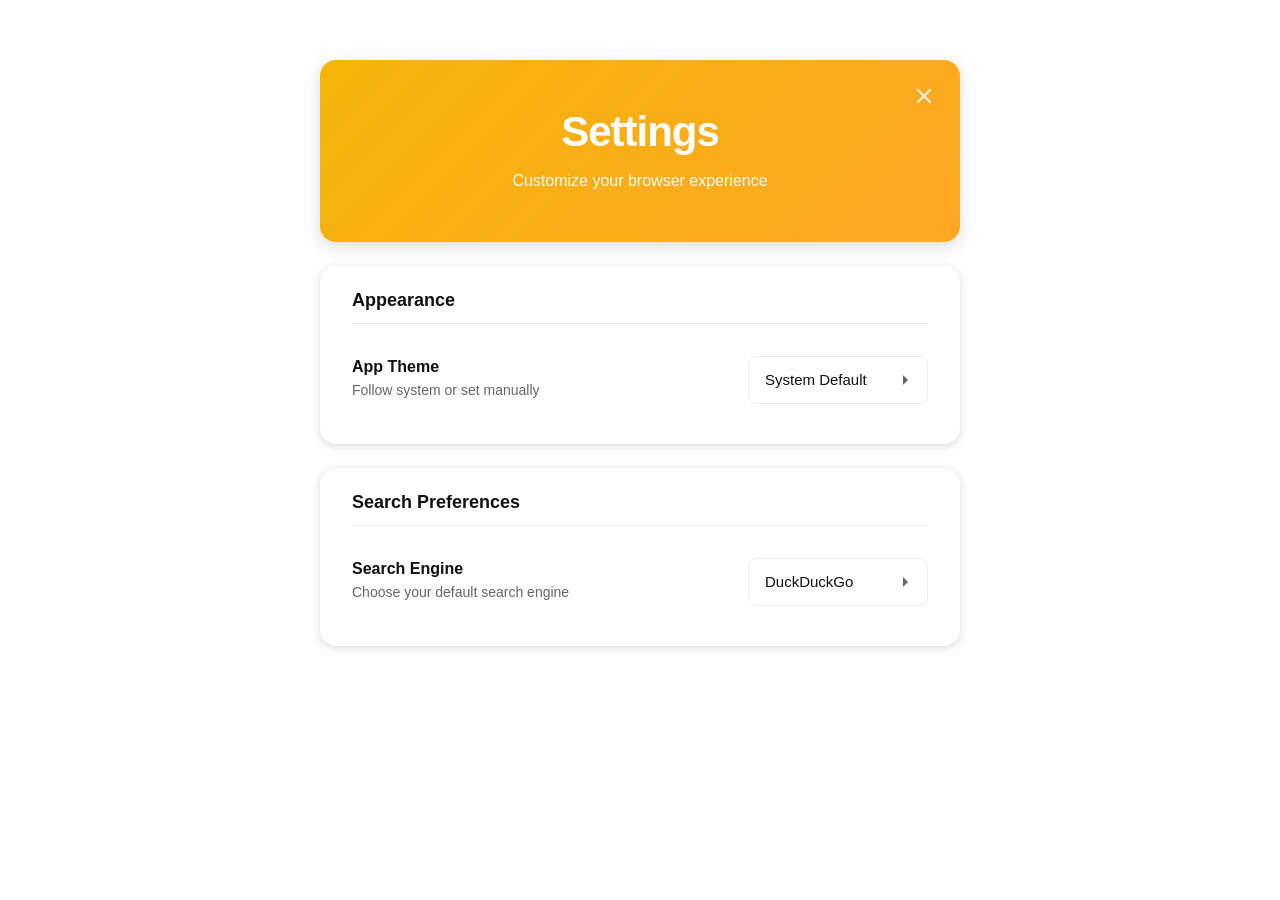
<file: settings.html>
<!DOCTYPE html>
<html lang="en">

<head>
    <meta charset="UTF-8">
    <meta name="viewport" content="width=device-width, initial-scale=1.0">

    <link rel="icon" href="browser-192.png" type="image/png">

    <link rel="manifest" href="browser-manifest.json">
    <meta name="theme-color" content="#f3b407">
    <link rel="apple-touch-icon" href="browser-192.png">

    <title>Settings - Browser</title>

    <meta name="color-scheme" content="light dark">

    <script src="theme.js"></script>

    <link rel="stylesheet" href="pages.css">

    <style>
        * {
            -webkit-tap-highlight-color: transparent;
        }

        .settings-container {
            width: 100%;
            max-width: 640px;
        }

        .settings-card {
            background: var(--card-bg);
            border-radius: 16px;
            padding: 24px 32px;
            box-shadow: 0 2px 8px var(--shadow-color);
            margin-bottom: 24px;
        }

        .section-title {
            font-size: 18px;
            font-weight: 600;
            color: var(--text-color);
            margin: 0 0 16px 0;
            border-bottom: 1px solid var(--border-color);
            padding-bottom: 12px;
        }

        .settings-list {
            list-style: none;
            padding: 0;
            margin: 0;
        }

        .setting-item {
            display: flex;
            justify-content: space-between;
            align-items: center;
            padding: 16px 0;
            border-bottom: 1px solid var(--border-color);
        }

        .setting-item:last-child {
            border-bottom: none;
        }

        .setting-info {
            flex: 1;
            padding-right: 16px;
        }

        .setting-label {
            font-size: 16px;
            font-weight: 600;
            color: var(--text-color);
            margin: 0 0 4px 0;
        }

        .setting-description {
            font-size: 14px;
            color: var(--text-muted);
            margin: 0;
            line-height: 1.5;
        }

        .custom-dropdown {
            position: static;
            min-width: 180px;
            width: 100%;
        }

        .dropdown-header {
            padding: 12px 16px;
            font-size: 15px;
            font-family: inherit;
            border: 1px solid var(--border-color);
            border-radius: 8px;
            background-color: var(--bg-color);
            color: var(--text-color);
            cursor: pointer;
            display: flex;
            justify-content: space-between;
            align-items: center;
            transition: border-color 0.2s, background 0.2s;
            user-select: none;
            width: 100%;
            text-align: left;
            outline: none;
            min-height: 48px;
        }

        .dropdown-header:hover,
        .custom-dropdown.open .dropdown-header {
            border-color: var(--accent-color);
        }

        .dropdown-arrow {
            width: 12px;
            height: 12px;
            fill: #666;
            transform: rotate(-90deg);
        }

        html.dark-mode .dropdown-arrow,
        body.dark-mode .dropdown-arrow {
            fill: #888;
        }

        .custom-dropdown::before {
            content: "";
            position: fixed;
            inset: 0;
            background: rgba(0, 0, 0, 0.5);
            z-index: 9999;
            opacity: 0;
            visibility: hidden;
            transition: opacity 0.2s ease, visibility 0s 0.2s;
        }

        .custom-dropdown.open::before {
            opacity: 1;
            visibility: visible;
            transition: opacity 0.2s ease, visibility 0s 0s;
        }

        .dropdown-options {
            position: fixed;
            top: 50%;
            left: 50%;
            transform: translate(-50%, -50%) scale(0.95);
            width: 90%;
            max-width: 320px;
            background: var(--card-bg);
            border: 1px solid var(--border-color);
            border-radius: 16px;
            box-shadow: 0 10px 40px var(--shadow-color);
            z-index: 10000;
            opacity: 0;
            visibility: hidden;
            pointer-events: none;
            transition: opacity 0.15s ease-out, transform 0.15s ease-out, visibility 0s 0.15s;
            overflow: hidden;
            padding: 0;
        }

        .custom-dropdown.open .dropdown-options {
            opacity: 1;
            visibility: visible;
            pointer-events: auto;
            transform: translate(-50%, -50%) scale(1);
            transition: opacity 0.15s ease-out, transform 0.15s ease-out, visibility 0s 0s;
        }

        .dropdown-option {
            padding: 14px 20px;
            font-size: 16px;
            color: var(--text-color);
            cursor: pointer;
            transition: background 0.2s ease;
            user-select: none;
            display: flex;
            align-items: center;
            justify-content: space-between;
        }

        .dropdown-option.selected {
            font-weight: 600;
        }

        .dropdown-option.selected::after {
            content: "";
            width: 18px;
            height: 18px;
            background-color: currentColor;
            -webkit-mask: url("data:image/svg+xml,%3Csvg xmlns='http://www.w3.org/2000/svg' viewBox='0 0 24 24' fill='none' stroke='black' stroke-width='3' stroke-linecap='round' stroke-linejoin='round'%3E%3Cpolyline points='20 6 9 17 4 12'%3E%3C/polyline%3E%3C/svg%3E") center/cover no-repeat;
            mask: url("data:image/svg+xml,%3Csvg xmlns='http://www.w3.org/2000/svg' viewBox='0 0 24 24' fill='none' stroke='black' stroke-width='3' stroke-linecap='round' stroke-linejoin='round'%3E%3Cpolyline points='20 6 9 17 4 12'%3E%3C/polyline%3E%3C/svg%3E") center/cover no-repeat;
        }

        .dropdown-option:hover,
        .dropdown-option.selected {
            background: rgba(0, 0, 0, 0.05);
        }

        html.dark-mode .dropdown-option:hover,
        html.dark-mode .dropdown-option.selected,
        body.dark-mode .dropdown-option:hover,
        body.dark-mode .dropdown-option.selected {
            background: rgba(255, 255, 255, 0.05);
        }

        @media (max-width: 600px) {
            .settings-card {
                padding: 20px;
            }

            .setting-item {
                flex-direction: column;
                align-items: flex-start;
                gap: 12px;
            }

            .setting-info {
                padding-right: 0;
            }
        }
    </style>
</head>

<body>
    <div class="settings-container">
        <div class="hero-card">
            <div class="close-btn-wrapper">
                <a href="index.html" class="close-btn" aria-label="Close">
                    <svg width="24" height="24" viewBox="0 0 24 24" fill="none" stroke="currentColor" stroke-width="2"
                        stroke-linecap="round" stroke-linejoin="round">
                        <line x1="18" y1="6" x2="6" y2="18"></line>
                        <line x1="6" y1="6" x2="18" y2="18"></line>
                    </svg>
                </a>
            </div>
            <div class="hero-content">
                <h1 class="hero-title">Settings</h1>
                <p class="hero-subtitle">Customize your browser experience</p>
            </div>
        </div>

        <section class="settings-card">
            <h2 class="section-title">Appearance</h2>
            <ul class="settings-list">
                <li class="setting-item">
                    <div class="setting-info">
                        <p class="setting-label">App Theme</p>
                        <p class="setting-description">Follow system or set manually</p>
                    </div>
                    <div class="setting-control">
                        <div class="custom-dropdown" id="themeDropdown">
                            <button type="button" class="dropdown-header">
                                <span class="dropdown-value">System Default</span>
                                <svg class="dropdown-arrow" xmlns="http://www.w3.org/2000/svg" viewBox="0 0 12 12">
                                    <path d="M6 9L1 4h10z" />
                                </svg>
                            </button>
                            <div class="dropdown-options">
                                <div class="dropdown-option" data-value="system">System Default</div>
                                <div class="dropdown-option" data-value="light">Light</div>
                                <div class="dropdown-option" data-value="dark">Dark</div>
                            </div>
                        </div>
                    </div>
                </li>
            </ul>
        </section>

        <section class="settings-card">
            <h2 class="section-title">Search Preferences</h2>
            <ul class="settings-list">
                <li class="setting-item">
                    <div class="setting-info">
                        <p class="setting-label">Search Engine</p>
                        <p class="setting-description">Choose your default search engine</p>
                    </div>
                    <div class="setting-control">
                        <div class="custom-dropdown" id="engineDropdown">
                            <button type="button" class="dropdown-header">
                                <span class="dropdown-value">DuckDuckGo</span>
                                <svg class="dropdown-arrow" xmlns="http://www.w3.org/2000/svg" viewBox="0 0 12 12">
                                    <path d="M6 9L1 4h10z" />
                                </svg>
                            </button>
                            <div class="dropdown-options">
                                <div class="dropdown-option selected" data-value="duckduckgo">DuckDuckGo</div>
                                <div class="dropdown-option" data-value="startpage">Startpage</div>
                                <div class="dropdown-option" data-value="brave">Brave</div>
                                <div class="dropdown-option" data-value="ecosia">Ecosia</div>
                                <div class="dropdown-option" data-value="bing">Bing</div>
                                <div class="dropdown-option" data-value="yahoo">Yahoo</div>
                                <div class="dropdown-option" data-value="google">Google</div>
                            </div>
                        </div>
                    </div>
                </li>
            </ul>
        </section>

    </div>

    <script>
        const storage = {
            get: (key) => {
                try { return localStorage.getItem(key); }
                catch (e) { console.error('localStorage error:', e); return null; }
            },
            set: (key, value) => {
                try { localStorage.setItem(key, value); }
                catch (e) { console.error('localStorage error:', e); }
            }
        };

        function setupDropdown(dropdownId, onSelect) {
            const dropdown = document.getElementById(dropdownId);
            if (!dropdown) return null;

            const header = dropdown.querySelector('.dropdown-header');
            const valueText = dropdown.querySelector('.dropdown-value');
            const options = dropdown.querySelectorAll('.dropdown-option');
            const optionsContainer = dropdown.querySelector('.dropdown-options');

            header.addEventListener('click', (e) => {
                e.stopPropagation();
                const isOpen = dropdown.classList.contains('open');

                document.querySelectorAll('.custom-dropdown').forEach(d => {
                    d.classList.remove('open');
                });

                if (!isOpen) {
                    dropdown.classList.add('open');
                }
            });

            if (optionsContainer) {
                optionsContainer.addEventListener('click', (e) => {
                    e.stopPropagation();
                });
            }

            options.forEach(opt => {
                opt.addEventListener('click', (e) => {
                    e.stopPropagation();
                    const val = opt.getAttribute('data-value');
                    valueText.textContent = opt.textContent;

                    options.forEach(o => o.classList.remove('selected'));
                    opt.classList.add('selected');
                    dropdown.classList.remove('open');

                    if (onSelect) onSelect(val);
                });
            });

            return {
                setValue: (val) => {
                    const opt = Array.from(options).find(o => o.getAttribute('data-value') === val);
                    if (opt) {
                        valueText.textContent = opt.textContent;
                        options.forEach(o => o.classList.remove('selected'));
                        opt.classList.add('selected');
                    }
                }
            };
        }

        document.addEventListener('click', () => {
            document.querySelectorAll('.custom-dropdown').forEach(d => {
                d.classList.remove('open');
            });
        });

        document.addEventListener('keydown', (e) => {
            if (e.key === 'Escape') {
                document.querySelectorAll('.custom-dropdown').forEach(d => {
                    d.classList.remove('open');
                });
            }
        });

        const themeController = setupDropdown('themeDropdown', (val) => {
            storage.set('theme', val);
            document.documentElement.classList.add('theme-transition');
            setTimeout(() => document.documentElement.classList.remove('theme-transition'), 300);
            applyRootTheme();
        });

        const currentTheme = storage.get('theme') || 'system';
        if (themeController) themeController.setValue(currentTheme);

        window.addEventListener('pageshow', () => {
            const t = storage.get('theme') || 'system';
            if (themeController) themeController.setValue(t);
        });

        const engineController = setupDropdown('engineDropdown', (val) => {
            storage.set('searchEngine', val);
        });

        const savedEngine = storage.get('searchEngine') || 'duckduckgo';
        if (engineController && ['google', 'duckduckgo', 'bing', 'brave', 'yahoo', 'startpage', 'ecosia'].includes(savedEngine)) {
            engineController.setValue(savedEngine);
        }
    </script>
</body>

</html>
</file>
<file: style.css>
:root {
    --bg-color: #ffffff;
    --text-color: #111111;
    --title-color: #f3b407;
    --card-bg: #ffffff;
    --placeholder-color: #666666;
    --shadow-color: rgba(0, 0, 0, 0.15);
    --mic-border: #eca50b;
    --history-hover: rgba(0, 0, 0, 0.05);
    --border-color: #eeeeee;
    --icon-color: #5f6368;
    --accent-color: #f3b407;
}

html.dark-mode,
body.dark-mode {
    --bg-color: #121212;
    --text-color: #e0e0e0;
    --title-color: #ffca28;
    --card-bg: #1e1e1e;
    --placeholder-color: #888888;
    --shadow-color: rgba(0, 0, 0, 0.5);
    --mic-border: #ffca28;
    --history-hover: rgba(255, 255, 255, 0.1);
    --border-color: #333333;
    --icon-color: #9aa0a6;
    --accent-color: #ffca28;
}

html.theme-transition,
html.theme-transition *,
html.theme-transition *:before,
html.theme-transition *:after {
    transition: background-color 0.3s ease, color 0.3s ease, border-color 0.3s ease, box-shadow 0.3s ease, fill 0.3s ease, stroke 0.3s ease, background 0.3s ease !important;
    transition-delay: 0s !important;
}

* {
    box-sizing: border-box;
    -webkit-tap-highlight-color: transparent;
}

*:focus:not(:focus-visible) {
    outline: none;
}

*:focus-visible {
    outline: 2px solid var(--accent-color);
}

body {
    margin: 0;
    min-height: 100vh;
    background: var(--bg-color);
    color: var(--text-color);
    display: flex;
    flex-direction: column;
    justify-content: flex-start;
    align-items: center;
    font-family: -apple-system, BlinkMacSystemFont, "Segoe UI", Arial, sans-serif;
    padding-top: 120px;
    transition: background 0.3s ease, color 0.3s ease;
    animation: pageFadeIn 0.15s ease-out;
}

body.page-enter {
    animation: pageFadeIn 0.15s ease-out;
}

@keyframes pageFadeIn {
    0% {
        opacity: 0;
        transform: translateY(4px);
    }

    100% {
        opacity: 1;
        transform: translateY(0);
    }
}

.title {
    font-size: 85px;
    font-weight: bold;
    color: var(--title-color);
    letter-spacing: -2px;
    margin-bottom: 45px;
    user-select: none;
}

.search-container {
    width: 90%;
    max-width: 600px;
    position: relative;
}

.search-box {
    width: 100%;
    background: var(--card-bg);
    border-radius: 50px;
    padding: 14px 20px;
    display: flex;
    align-items: center;
    gap: 12px;
    box-shadow: 0 2px 6px var(--shadow-color);
    transition: box-shadow 0.15s ease, border-radius 0.15s ease;
    cursor: text;
    position: relative;
    z-index: 2;
}

.search-container.history-open .search-box {
    border-radius: 24px 24px 0 0;
    box-shadow: 0 2px 6px var(--shadow-color);
}

.search-box.focused {
    box-shadow: 0 4px 14px var(--shadow-color);
}

#searchInput {
    flex: 1;
    min-width: 0;
    font-size: 18px;
    border: none;
    outline: none;
    background: transparent;
    color: var(--text-color);
    font-family: inherit;
}

#searchInput::placeholder {
    color: var(--placeholder-color);
    font-size: 18px;
}

.mic-icon {
    padding: 0;
    width: 32px;
    height: 32px;
    border-radius: 50%;
    background: var(--card-bg);
    border: 2px solid var(--mic-border);
    display: flex;
    justify-content: center;
    align-items: center;
    cursor: pointer;
    position: relative;
    flex-shrink: 0;
    transition: box-shadow 0.15s ease, background-color 0.15s ease;
    color: var(--text-color);
}

.mic-icon:hover {
    box-shadow: 0 0 6px var(--shadow-color);
}

.mic-icon:active {
    background-color: var(--history-hover);
}

.mic-icon::after {
    content: "";
    position: absolute;
    top: -6px;
    right: -6px;
    bottom: -6px;
    left: -6px;
    border-radius: 50%;
    z-index: 1;
}

.mic-icon.listening {
    background: #ffe8b3;
    border-color: var(--mic-border);
    animation: mic-pulse 1s ease-in-out infinite;
}

html.dark-mode .mic-icon.listening,
body.dark-mode .mic-icon.listening {
    background: rgba(255, 202, 40, 0.2);
}

@keyframes mic-pulse {
    0% {
        transform: scale(1);
        box-shadow: 0 0 0 0 rgba(236, 165, 11, 0.4);
    }

    50% {
        transform: scale(1.05);
        box-shadow: 0 0 0 6px rgba(236, 165, 11, 0);
    }

    100% {
        transform: scale(1);
        box-shadow: 0 0 0 0 rgba(236, 165, 11, 0);
    }
}

#clearBtn {
    border: none;
    background: transparent;
    cursor: pointer;
    padding: 0;
    width: 28px;
    height: 28px;
    display: flex;
    align-items: center;
    justify-content: center;
    border-radius: 50%;
    color: var(--icon-color);
    opacity: 0;
    pointer-events: none;
    transition: opacity 0.2s ease, color 0.2s ease, background 0.2s ease;
    flex-shrink: 0;
    position: relative;
}

#clearBtn::after {
    content: "";
    position: absolute;
    top: -8px;
    right: -8px;
    bottom: -8px;
    left: -8px;
    border-radius: 50%;
    z-index: 1;
}

#clearBtn.visible {
    opacity: 1;
    pointer-events: auto;
}

#clearBtn:hover {
    color: var(--text-color);
    background: var(--history-hover);
}

#clearBtn:active {
    background: rgba(150, 150, 150, 0.2);
}

.history-dropdown {
    position: absolute;
    top: 100%;
    left: 0;
    right: 0;
    background: var(--card-bg);
    border-radius: 0 0 24px 24px;
    box-shadow: 0 4px 6px var(--shadow-color);
    overflow: hidden;
    opacity: 0;
    visibility: hidden;
    transform: translateY(-4px);
    transition: opacity 0.15s ease, transform 0.15s ease, visibility 0s 0.15s;
    z-index: 1;
    margin-top: -2px;
}

.history-dropdown.show {
    opacity: 1;
    visibility: visible;
    transform: translateY(0);
    transition: opacity 0.15s ease, transform 0.15s ease, visibility 0s 0s;
}

.history-dropdown::-webkit-scrollbar {
    width: 6px;
}

.history-dropdown::-webkit-scrollbar-track {
    background: transparent;
    margin-bottom: 12px;
}

.history-dropdown::-webkit-scrollbar-thumb {
    background: var(--border-color);
    border-radius: 10px;
}

.history-dropdown::-webkit-scrollbar-thumb:hover {
    background: var(--placeholder-color);
}

.history-item {
    display: flex;
    align-items: center;
    gap: 12px;
    padding: 14px 20px;
    cursor: pointer;
    transition: background 0.15s ease;
    border-top: 1px solid var(--border-color);

    user-select: none;
    -webkit-user-select: none;
}

.history-item:first-child {
    border-top: none;
    padding-top: 14px;
}

.history-item:last-child {
    padding-bottom: 14px;
}

.history-item:hover,
.history-item.selected {
    background: var(--history-hover);
}

.history-icon {
    width: 28px;
    height: 28px;
    display: flex;
    align-items: center;
    justify-content: center;
    color: var(--icon-color);
    flex-shrink: 0;
}

.history-icon svg {
    width: 18px;
    height: 18px;
}

.history-text {
    flex: 1;
    font-size: 16px;
    color: var(--text-color);
    overflow: hidden;
    text-overflow: ellipsis;
    white-space: nowrap;
    min-width: 0;
}

.history-text b {
    font-weight: 600;
}

.history-delete {
    width: 28px;
    height: 28px;
    border: none;
    background: transparent;
    font-size: 20px;
    color: var(--icon-color);
    cursor: pointer;
    border-radius: 50%;
    display: flex;
    align-items: center;
    justify-content: center;
    opacity: 0.6;
    transition: opacity 0.15s ease, background 0.15s ease;
    flex-shrink: 0;
    line-height: 1;
    position: relative;
}

.history-delete::after {
    content: "";
    position: absolute;
    top: -8px;
    right: -8px;
    bottom: -8px;
    left: -8px;
    border-radius: 50%;
    z-index: 1;
}

.history-delete:hover {
    opacity: 1;
    background: var(--history-hover);
}

.history-delete:active {
    background: rgba(150, 150, 150, 0.2);
}

.top-menu {
    position: fixed;
    top: 16px;
    right: 20px;
    z-index: 2000;
}

.menu-btn {
    background: transparent;
    border: none;
    cursor: pointer;
    user-select: none;
    padding: 0;
    width: 40px;
    height: 40px;
    display: flex;
    align-items: center;
    justify-content: center;
    border-radius: 50%;
    color: var(--text-color);
    transition: background 0.15s ease;
    position: relative;
}

.menu-btn::after {
    content: "";
    position: absolute;
    top: -6px;
    right: -6px;
    bottom: -6px;
    left: -6px;
    border-radius: 50%;
    z-index: 1;
}

.menu-btn:hover {
    background: var(--history-hover);
}

.menu-btn:active {
    background: rgba(150, 150, 150, 0.2);
}

.menu {
    position: absolute;
    top: 48px;
    right: 0;
    background: var(--card-bg);
    box-shadow: 0 8px 24px var(--shadow-color);
    border-radius: 14px;
    padding: 0;
    overflow: hidden;
    min-width: 180px;
    display: flex;
    flex-direction: column;
    opacity: 0;
    visibility: hidden;
    pointer-events: none;
    transform: translateY(-4px);
    transition: opacity 0.15s ease, transform 0.15s cubic-bezier(0.4, 0, 0.2, 1), visibility 0s 0.15s;
}

.menu.show {
    opacity: 1;
    visibility: visible;
    pointer-events: auto;
    transform: translateY(0);
    transition: opacity 0.15s ease, transform 0.15s cubic-bezier(0.4, 0, 0.2, 1), visibility 0s 0s;
}

.menu-item {
    padding: 12px 18px;
    cursor: pointer;
    font-size: 14px;
    color: var(--text-color);
    text-decoration: none;
    transition: background 0.15s ease;
    display: flex;
    align-items: center;
    gap: 10px;
}

.menu-item:hover {
    background: var(--history-hover);
}

.menu-item svg {
    flex-shrink: 0;
    color: var(--icon-color);
    transition: color 0.15s ease;
}

.menu-item:hover svg {
    color: var(--text-color);
}

@media (max-width: 600px) {
    body {
        padding-top: 80px;
    }

    .title {
        font-size: 60px;
        margin-bottom: 35px;
    }

    .search-box {
        padding: 12px 16px;
    }

    #searchInput,
    #searchInput::placeholder {
        font-size: 16px;
    }

    .history-item {
        padding: 10px 16px;
    }

    .history-delete {
        opacity: 1;
    }
}

@media (max-width: 400px) {
    .title {
        font-size: 48px;
    }
}
</file>
<file: pages.css>
html.theme-transition,
html.theme-transition *,
html.theme-transition *:before,
html.theme-transition *:after {
    transition: background-color 0.3s ease, color 0.3s ease, border-color 0.3s ease, box-shadow 0.3s ease, fill 0.3s ease, stroke 0.3s ease, background 0.3s ease !important;
    transition-delay: 0s !important;
}

:root {
    --bg-color: #ffffff;
    --text-color: #111111;
    --card-bg: #ffffff;
    --shadow-color: rgba(0, 0, 0, 0.15);
    --accent-color: #f3b407;
    --border-color: #eeeeee;
    --text-muted: #666666;
    --hover-bg: #f9f9f9;
    --btn-bg: #f9f9f9;
    --btn-hover: #f0f0f0;
}

html.dark-mode,
body.dark-mode {
    --bg-color: #121212;
    --text-color: #e0e0e0;
    --card-bg: #1e1e1e;
    --shadow-color: rgba(0, 0, 0, 0.5);
    --accent-color: #ffca28;
    --border-color: #333333;
    --text-muted: #888888;
    --hover-bg: #2a2a2a;
    --btn-bg: #2a2a2a;
    --btn-hover: #333333;
}

* {
    box-sizing: border-box;
}

body {
    margin: 0;
    min-height: 100vh;
    background-color: var(--bg-color);
    color: var(--text-color);
    font-family: -apple-system, BlinkMacSystemFont, "Segoe UI", Arial, sans-serif;
    display: flex;
    justify-content: center;
    align-items: flex-start;
    padding: 60px 20px 20px;
    animation: pageFadeIn 0.35s cubic-bezier(0.4, 0, 0.2, 1);
}

body.page-enter {
    animation: pageFadeIn 0.35s cubic-bezier(0.4, 0, 0.2, 1);
}

@keyframes pageFadeIn {
    0% {
        opacity: 0;
        transform: translateY(15px);
    }

    100% {
        opacity: 1;
        transform: translateY(0);
    }
}

.hero-card {
    background: linear-gradient(135deg, var(--accent-color) 0%, #ffa726 100%);
    border-radius: 16px;
    padding: 48px 32px;
    box-shadow: 0 4px 16px var(--shadow-color);
    margin-bottom: 24px;
    position: relative;
    overflow: hidden;
}

html.dark-mode .hero-card,
body.dark-mode .hero-card {
    background: linear-gradient(135deg, var(--accent-color) 0%, #ff9800 100%);
}

.close-btn-wrapper {
    position: absolute;
    top: 16px;
    right: 16px;
}

.close-btn {
    text-decoration: none;
    color: rgba(255, 255, 255, 0.9);
    font-weight: 300;
    transition: color 0.2s ease, background 0.2s ease;
    cursor: pointer;
    display: flex;
    align-items: center;
    justify-content: center;
    width: 40px;
    height: 40px;
    padding: 0;
    margin: 0;
    border-radius: 50%;
}

.close-btn:hover {
    color: #ffffff;
    background: rgba(255, 255, 255, 0.15);
}

.close-btn:active {
    background: rgba(255, 255, 255, 0.25);
}

.hero-content {
    text-align: center;
}

.hero-title {
    margin: 0 0 12px 0;
    font-size: 42px;
    font-weight: 700;
    color: #ffffff;
    letter-spacing: -1px;
}

.hero-subtitle {
    font-size: 16px;
    color: rgba(255, 255, 255, 0.95);
    margin: 0 auto;
    max-width: 90%;
    line-height: 1.6;
    font-weight: 400;
}

@media (max-width: 600px) {
    body {
        padding: 40px 16px 16px;
    }

    .hero-card {
        padding: 56px 24px 40px;
    }

    .hero-title {
        font-size: 32px;
    }
}
</file>
